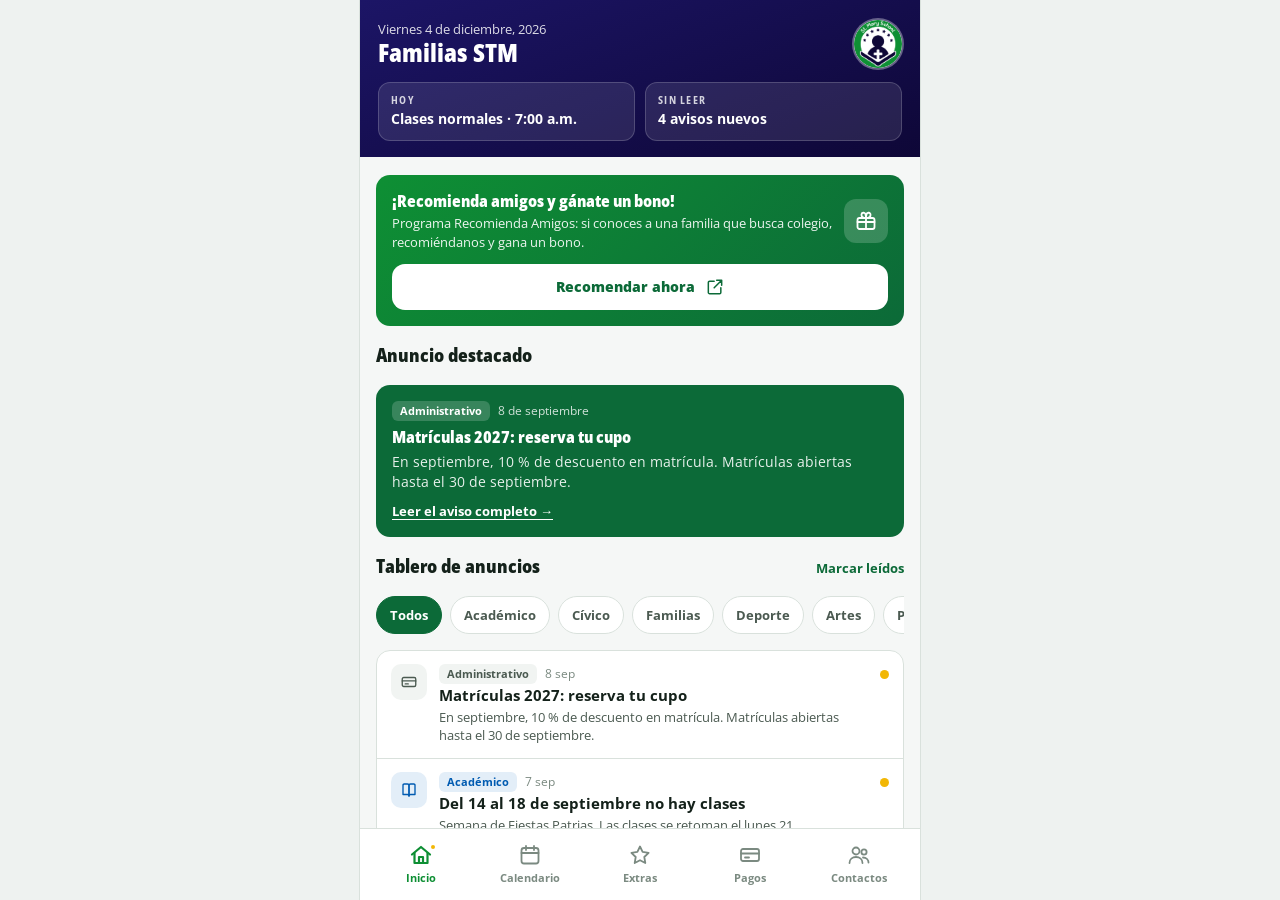
<file: index.html>
<!DOCTYPE html>
<html lang="es">
<head>
<meta charset="utf-8">
<meta name="viewport" content="width=device-width, initial-scale=1, viewport-fit=cover">
<title>Familias STM</title>
<meta name="description" content="Portal para familias de St. Mary School: avisos, calendario, extracurriculares y contactos del colegio.">
<meta name="theme-color" content="#0E0737">
<link rel="manifest" href="manifest.webmanifest">
<link rel="icon" href="icons/icon-192.png" type="image/png">
<link rel="apple-touch-icon" href="icons/apple-touch-icon.png">
<meta name="apple-mobile-web-app-capable" content="yes">
<meta name="apple-mobile-web-app-status-bar-style" content="black-translucent">
<meta name="apple-mobile-web-app-title" content="Familias STM">
<link rel="preconnect" href="https://fonts.googleapis.com">
<link rel="preconnect" href="https://fonts.gstatic.com" crossorigin>
<link rel="stylesheet" href="https://fonts.googleapis.com/css2?family=Open+Sans:ital,wdth,wght@0,75..100,300..800;1,75..100,300..800&display=swap">
<link rel="stylesheet" href="styles.css">
</head>
<body>

<svg width="0" height="0" style="position:absolute" aria-hidden="true"><defs>
<symbol id="i-home" viewBox="0 0 24 24"><path d="M3 11.5 12 4l9 7.5"/><path d="M5.5 10v10h13V10"/><path d="M10 20v-6h4v6"/></symbol>
<symbol id="i-cal" viewBox="0 0 24 24"><rect x="3.5" y="5" width="17" height="15.5" rx="2.5"/><path d="M3.5 10h17M8 3v4M16 3v4"/></symbol>
<symbol id="i-star" viewBox="0 0 24 24"><path d="m12 3.5 2.6 5.4 6 .9-4.3 4.2 1 6-5.3-2.8-5.3 2.8 1-6-4.3-4.2 6-.9z"/></symbol>
<symbol id="i-people" viewBox="0 0 24 24"><circle cx="9" cy="8" r="3.5"/><path d="M2.5 20c0-3.6 2.9-6 6.5-6s6.5 2.4 6.5 6"/><circle cx="17" cy="9" r="2.6"/><path d="M16 14.5c3 0 5.5 2 5.5 5"/></symbol>
<symbol id="i-phone" viewBox="0 0 24 24"><path d="M5 4h4l2 5-2.5 1.5a11 11 0 0 0 5 5L15 13l5 2v4a2 2 0 0 1-2 2A16 16 0 0 1 3 6a2 2 0 0 1 2-2z"/></symbol>
<symbol id="i-chat" viewBox="0 0 24 24"><path d="M4 6a2 2 0 0 1 2-2h12a2 2 0 0 1 2 2v9a2 2 0 0 1-2 2H9l-5 4z"/><path d="M8 9h8M8 12.5h5"/></symbol>
<symbol id="i-mail" viewBox="0 0 24 24"><rect x="3" y="5" width="18" height="14" rx="2"/><path d="m3.5 7 8.5 6 8.5-6"/></symbol>
<symbol id="i-pin" viewBox="0 0 24 24"><path d="M12 21s-6.5-6.2-6.5-11a6.5 6.5 0 0 1 13 0c0 4.8-6.5 11-6.5 11z"/><circle cx="12" cy="10" r="2.3"/></symbol>
<symbol id="i-clock" viewBox="0 0 24 24"><circle cx="12" cy="12" r="8.5"/><path d="M12 7.5V12l3 2"/></symbol>
<symbol id="i-open" viewBox="0 0 24 24"><path d="M14 4h6v6M20 4l-9 9"/><path d="M19 13v5.5a1.5 1.5 0 0 1-1.5 1.5h-12A1.5 1.5 0 0 1 4 18.5v-12A1.5 1.5 0 0 1 5.5 5H11"/></symbol>
<symbol id="i-chev-l" viewBox="0 0 24 24"><path d="m14.5 6-6 6 6 6"/></symbol>
<symbol id="i-chev-r" viewBox="0 0 24 24"><path d="m9.5 6 6 6-6 6"/></symbol>
<symbol id="i-chev-d" viewBox="0 0 24 24"><path d="m6 9.5 6 6 6-6"/></symbol>
<symbol id="i-chev-u" viewBox="0 0 24 24"><path d="m6 14.5 6-6 6 6"/></symbol>
<symbol id="i-doc" viewBox="0 0 24 24"><path d="M7 3.5h7l4 4V20a1 1 0 0 1-1 1H7a1 1 0 0 1-1-1V4.5a1 1 0 0 1 1-1z"/><path d="M14 3.5v4h4M9 12.5h6M9 16.5h6"/></symbol>
<symbol id="i-globe" viewBox="0 0 24 24"><circle cx="12" cy="12" r="8.5"/><path d="M3.5 12h17M12 3.5c2.4 2.6 2.4 14.4 0 17M12 3.5c-2.4 2.6-2.4 14.4 0 17"/></symbol>
<symbol id="i-web" viewBox="0 0 24 24"><circle cx="12" cy="12" r="8.5"/><path d="M3.5 12h17M12 3.5c2.4 2.6 2.4 14.4 0 17M12 3.5c-2.4 2.6-2.4 14.4 0 17"/></symbol>
<symbol id="i-download" viewBox="0 0 24 24"><path d="M12 4v11M7.5 10.5 12 15l4.5-4.5"/><path d="M4 17v2a1 1 0 0 0 1 1h14a1 1 0 0 0 1-1v-2"/></symbol>
<symbol id="i-flag" viewBox="0 0 24 24"><path d="M5 21V4"/><path d="M5 4h11l-2 4 2 4H5"/></symbol>
<symbol id="i-ball" viewBox="0 0 24 24"><circle cx="12" cy="12" r="8.5"/><path d="M12 3.5v4l3.5 2.5-1.3 4h-4.4l-1.3-4L12 7.5M8.5 14l-3 2M15.5 14l3 2M12 20.5v-3"/></symbol>
<symbol id="i-music" viewBox="0 0 24 24"><path d="M9 18V6l10-2v12"/><circle cx="6.5" cy="18" r="2.5"/><circle cx="16.5" cy="16" r="2.5"/></symbol>
<symbol id="i-book" viewBox="0 0 24 24"><path d="M4 5.5A1.5 1.5 0 0 1 5.5 4H10a2 2 0 0 1 2 2v14a2 2 0 0 0-2-2H4z"/><path d="M20 5.5A1.5 1.5 0 0 0 18.5 4H14a2 2 0 0 0-2 2v14a2 2 0 0 1 2-2h6z"/></symbol>
<symbol id="i-card" viewBox="0 0 24 24"><rect x="3" y="6" width="18" height="12" rx="2"/><path d="M3 10.5h18M7 14.5h4"/></symbol>
<symbol id="i-bus" viewBox="0 0 24 24"><rect x="4" y="4" width="16" height="14" rx="3"/><path d="M4 11h16M8 18v2M16 18v2"/><circle cx="8" cy="14.5" r="1"/><circle cx="16" cy="14.5" r="1"/></symbol>
<symbol id="i-cup" viewBox="0 0 24 24"><path d="M5 8h11v6a5 5 0 0 1-5 5H10a5 5 0 0 1-5-5z"/><path d="M16 10h2a2.5 2.5 0 0 1 0 5h-2M8 4.5v2M11 4.5v2"/></symbol>
<symbol id="i-gift" viewBox="0 0 24 24"><rect x="3.5" y="9" width="17" height="11" rx="2"/><path d="M3.5 13h17M12 9v11M12 9c-2.5 0-4.5-1-4.5-3a2 2 0 0 1 4-.5c.3 1 .5 2.2.5 3.5zM12 9c2.5 0 4.5-1 4.5-3a2 2 0 0 0-4-.5c-.3 1-.5 2.2-.5 3.5z"/></symbol>
<symbol id="i-copy" viewBox="0 0 24 24"><rect x="8" y="8" width="12" height="12" rx="2"/><path d="M16 8V5.5A1.5 1.5 0 0 0 14.5 4h-9A1.5 1.5 0 0 0 4 5.5v9A1.5 1.5 0 0 0 5.5 16H8"/></symbol>
<symbol id="i-cross" viewBox="0 0 24 24"><path d="M12 3.5v17M6.5 9h11"/></symbol>
<symbol id="i-check" viewBox="0 0 24 24"><path d="m5 12.5 4.5 4.5L19 7.5"/></symbol>
</defs></svg>

<div class="app">

  <!-- ============ INICIO ============ -->
  <section class="screen" id="s-inicio">
    <header class="head">
      <div class="row">
        <div><div class="sub" data-hoy></div><h2 data-t="appNombre"></h2></div>
        <img class="crest" src="img/stm-crest.png" alt="St. Mary School">
      </div>
      <div class="stats">
        <div class="stat"><span class="eyebrow" data-t="hoy"></span><b data-hoy-estado></b></div>
        <div class="stat"><span class="eyebrow" data-t="sinLeer"></span><b data-sin-leer></b></div>
      </div>
    </header>
    <div class="content">
      <div class="section-title" data-enlaces-title><h3 data-t="accesos"></h3><small data-t="accesosSub"></small></div>
      <div class="links" data-enlaces></div>

      <div data-promo></div>

      <div class="section-title"><h3 data-t="destacado"></h3></div>
      <div data-destacado></div>

      <div class="section-title"><h3 data-t="tablero"></h3><button class="link" data-marcar-leidos data-t="marcarLeidos"></button></div>
      <div class="chips dark" data-cats></div>
      <div class="week" data-aviso-list></div>

      <div class="section-title"><h3 data-t="estaSemana"></h3><button class="link" data-go="calendario" data-t="verCalendario"></button></div>
      <div class="card list" data-proximos></div>
    </div>
  </section>

  <!-- ============ DETALLE DE AVISO ============ -->
  <section class="screen" id="s-aviso">
    <header class="head">
      <div class="row start">
        <button class="back" data-go="inicio" aria-label="Volver"><svg class="ic"><use href="#i-chev-l"/></svg></button>
        <div><div class="sub eyebrow" style="color:#fff;opacity:.85" data-circ-eyebrow></div><h2 style="font-size:22px;line-height:1.16" data-circ-title></h2></div>
      </div>
    </header>
    <div class="content">
      <div class="card circ-body" data-circ-body></div>
      <div class="card list pasos" data-circ-pasos hidden></div>
      <div class="card adjunto" data-circ-contacto hidden>
        <svg class="ic" style="color:var(--verde-oscuro)"><use href="#i-people"/></svg>
        <div><b data-circ-contacto-nombre></b><small data-circ-contacto-detalle></small></div>
        <span class="ways" data-circ-contacto-ways></span>
      </div>
      <a class="card adjunto" data-circ-file hidden target="_blank" rel="noopener">
        <svg class="ic"><use href="#i-doc"/></svg>
        <div><b data-circ-file-name></b><small>PDF</small></div>
        <span class="act" data-t="descargar"></span>
      </a>
      <div class="two">
        <button class="btn ghost" data-go="contactos" data-t="preguntar"></button>
        <button class="btn primary" data-go="inicio" data-t="entendido"></button>
      </div>
    </div>
  </section>

  <!-- ============ CALENDARIO ============ -->
  <section class="screen" id="s-calendario">
    <header class="head">
      <div class="row">
        <div><div class="sub" data-t="calSub"></div><h2 data-t="calTitle"></h2></div>
        <img class="crest" src="img/stm-crest.png" alt="">
      </div>
      <div class="chips" data-levels>
        <button class="chip" data-level="todos" aria-pressed="true" data-t="todoColegio"></button>
        <button class="chip" data-level="preescolar" aria-pressed="false" data-t="preescolar"></button>
        <button class="chip" data-level="primaria" aria-pressed="false" data-t="primaria"></button>
        <button class="chip" data-level="secundaria" aria-pressed="false" data-t="secundaria"></button>
      </div>
    </header>
    <div class="content">
      <div class="month-nav">
        <button data-month="-1" aria-label="Mes anterior"><svg class="ic"><use href="#i-chev-l"/></svg></button>
        <div style="text-align:center"><h3 data-month-title></h3><small class="valor" data-valor hidden></small></div>
        <button data-month="1" aria-label="Mes siguiente"><svg class="ic"><use href="#i-chev-r"/></svg></button>
      </div>
      <div class="card"><div class="cal" data-cal></div><div class="cal-toggle"><button data-cal-toggle></button></div></div>
      <div class="legend-row" data-legend></div>
      <div class="section-title"><h3 data-ev-title></h3><button class="link" data-ev-clear hidden data-t="verTodo"></button></div>
      <div class="week" data-events></div>
    </div>
  </section>

  <!-- ============ EXTRACURRICULARES ============ -->
  <section class="screen" id="s-extras">
    <header class="head morado">
      <div class="row">
        <div><div class="sub" data-t="extSub"></div><h2 data-t="extTitle"></h2></div>
        <img class="crest" src="img/stm-crest.png" alt="">
      </div>
      <div class="chips" data-xtipos></div>
    </header>
    <div class="content">
      <div class="section-title"><h3 data-t="extPasos"></h3></div>
      <div class="card list pasos" data-pasos></div>
      <div class="card adjunto" data-pago>
        <svg class="ic" style="color:var(--verde-oscuro)"><use href="#i-card"/></svg>
        <div><b data-pago-lugar></b><small data-pago-detalle></small></div>
        <span class="ways" data-pago-ways></span>
      </div>
      <div class="section-title"><h3 data-t="extActividades"></h3><small data-ext-count></small></div>
      <div class="week" data-extras></div>
    </div>
  </section>

  <!-- ============ PAGOS · SERVICIOS EDUCATIVOS ============ -->
  <section class="screen" id="s-pagos">
    <header class="head">
      <div class="row">
        <div><div class="sub" data-pagos-sub></div><h2 data-pagos-titulo></h2></div>
        <img class="crest" src="img/stm-crest.png" alt="">
      </div>
    </header>
    <div class="content">
      <p class="intro" data-pagos-intro></p>
      <div class="section-title"><h3 data-t="cuentas"></h3><small data-t="tocaCopiar"></small></div>
      <div class="card list" data-cuentas></div>
      <p class="nota-cuentas" data-pagos-nota></p>
      <div class="card comprobante">
        <h3 data-t="comprobanteT"></h3>
        <p data-pagos-comprobante></p>
        <a class="btn wa" data-pagos-wa target="_blank" rel="noopener"><svg class="ic"><use href="#i-chat"/></svg><span data-t="enviarWa"></span></a>
        <div class="two">
          <a class="btn ghost" data-pagos-mail><svg class="ic"><use href="#i-mail"/></svg><span data-t="correo"></span></a>
          <a class="btn ghost" data-pagos-tel><svg class="ic"><use href="#i-phone"/></svg><span data-t="llamar"></span></a>
        </div>
        <small class="horario" data-pagos-horario></small>
      </div>
    </div>
  </section>

  <!-- ============ CONTACTOS ============ -->
  <section class="screen" id="s-contactos">
    <header class="head">
      <div class="row">
        <div><div class="sub">St. Mary School</div><h2 data-t="contTitle"></h2></div>
        <img class="crest" src="img/stm-crest.png" alt="">
      </div>
      <div class="head-info">
        <div class="addr"><svg class="ic"><use href="#i-pin"/></svg><p><b data-dir1></b><br><span data-dir2></span></p></div>
        <div class="addr"><svg class="ic"><use href="#i-clock"/></svg><p><b data-t="atencion"></b><br><span data-horas></span></p></div>
      </div>
    </header>
    <div class="content">
      <div class="week" data-grupos></div>

      <div class="card help">
        <h3 data-t="ayudaT"></h3>
        <p data-t="ayudaP"></p>
        <a class="btn wa" data-wa target="_blank" rel="noopener"><svg class="ic"><use href="#i-chat"/></svg><span data-t="waColegio"></span></a>
      </div>

      <div class="section-title"><h3 data-t="ajustes"></h3></div>
      <div class="card list">
        <a class="mas-row" data-web target="_blank" rel="noopener"><svg class="ic"><use href="#i-globe"/></svg><span data-t="mWeb"></span><svg class="ic chev"><use href="#i-open"/></svg></a>
        <div class="mas-row" style="cursor:default">
          <svg class="ic"><use href="#i-globe"/></svg><span style="flex:1" data-t="idioma"></span>
          <div class="seg" data-lang-seg>
            <button data-lang="es" aria-pressed="true">ES</button>
            <button data-lang="en" aria-pressed="false">EN</button>
          </div>
        </div>
      </div>
      <div class="card install" data-install>
        <h4 data-t="instalarT"></h4>
        <p data-t="instalarP"></p>
        <ol data-install-steps></ol>
        <button class="btn primary" data-install-btn hidden><svg class="ic"><use href="#i-download"/></svg><span data-t="instalarBtn"></span></button>
      </div>
      <div class="foot" data-version></div>
    </div>
  </section>

  <nav class="tabbar" aria-label="Secciones">
    <button data-tab="inicio"><svg class="ic"><use href="#i-home"/></svg><span data-t="inicio"></span><span class="tab-dot" data-unread-dot hidden></span></button>
    <button data-tab="calendario"><svg class="ic"><use href="#i-cal"/></svg><span data-t="calendario"></span></button>
    <button data-tab="extras"><svg class="ic"><use href="#i-star"/></svg><span data-t="extras"></span></button>
    <button data-tab="pagos"><svg class="ic"><use href="#i-card"/></svg><span data-t="pagos"></span></button>
    <button data-tab="contactos"><svg class="ic"><use href="#i-people"/></svg><span data-t="contactos"></span></button>
  </nav>
</div>

<script src="datos.js"></script>
<script src="app.js"></script>
</body>
</html>
</file>
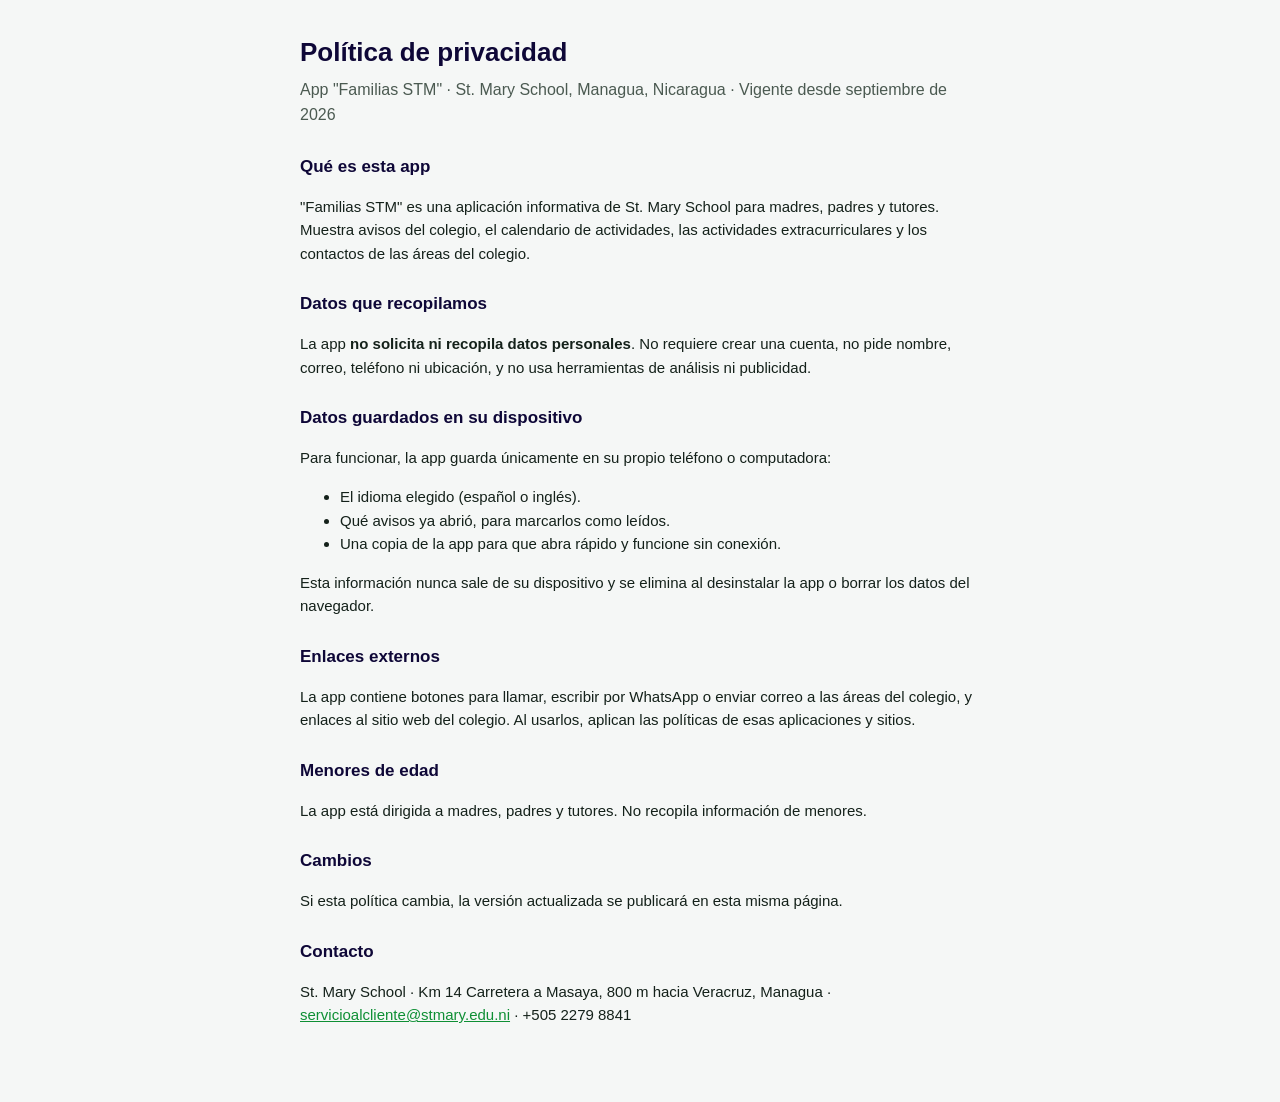
<file: privacidad.html>
<!DOCTYPE html>
<html lang="es">
<head>
<meta charset="utf-8">
<meta name="viewport" content="width=device-width, initial-scale=1">
<title>Política de privacidad · Familias STM</title>
<style>
  body { margin: 0; background: #F5F7F6; color: #14211A; font-family: "Open Sans", "Segoe UI", Helvetica, Arial, sans-serif; line-height: 1.55; }
  main { max-width: 680px; margin: 0 auto; padding: 32px 20px 60px; }
  h1 { font-size: 26px; margin: 0 0 6px; color: #0E0737; }
  .sub { color: #4B5A51; margin-bottom: 24px; }
  h2 { font-size: 17px; margin: 26px 0 8px; color: #0E0737; }
  p, li { font-size: 15px; }
  a { color: #0E8F34; }
</style>
</head>
<body>
<main>
  <h1>Política de privacidad</h1>
  <div class="sub">App "Familias STM" · St. Mary School, Managua, Nicaragua · Vigente desde septiembre de 2026</div>

  <h2>Qué es esta app</h2>
  <p>"Familias STM" es una aplicación informativa de St. Mary School para madres, padres y tutores. Muestra avisos del colegio, el calendario de actividades, las actividades extracurriculares y los contactos de las áreas del colegio.</p>

  <h2>Datos que recopilamos</h2>
  <p>La app <strong>no solicita ni recopila datos personales</strong>. No requiere crear una cuenta, no pide nombre, correo, teléfono ni ubicación, y no usa herramientas de análisis ni publicidad.</p>

  <h2>Datos guardados en su dispositivo</h2>
  <p>Para funcionar, la app guarda únicamente en su propio teléfono o computadora:</p>
  <ul>
    <li>El idioma elegido (español o inglés).</li>
    <li>Qué avisos ya abrió, para marcarlos como leídos.</li>
    <li>Una copia de la app para que abra rápido y funcione sin conexión.</li>
  </ul>
  <p>Esta información nunca sale de su dispositivo y se elimina al desinstalar la app o borrar los datos del navegador.</p>

  <h2>Enlaces externos</h2>
  <p>La app contiene botones para llamar, escribir por WhatsApp o enviar correo a las áreas del colegio, y enlaces al sitio web del colegio. Al usarlos, aplican las políticas de esas aplicaciones y sitios.</p>

  <h2>Menores de edad</h2>
  <p>La app está dirigida a madres, padres y tutores. No recopila información de menores.</p>

  <h2>Cambios</h2>
  <p>Si esta política cambia, la versión actualizada se publicará en esta misma página.</p>

  <h2>Contacto</h2>
  <p>St. Mary School · Km 14 Carretera a Masaya, 800 m hacia Veracruz, Managua · <a href="mailto:servicioalcliente@stmary.edu.ni">servicioalcliente@stmary.edu.ni</a> · +505 2279 8841</p>
</main>
</body>
</html>
</file>
<file: styles.css>
:root {
  --verde: #0E8F34;
  --verde-oscuro: #0C6A38;
  --marino: #0E0737;
  --marino-claro: #1C1566;
  --azul: #015BB1;
  --celeste: #ADCCE9;
  --celeste-suave: #E3EEF8;
  --verde-suave: #DFF2E4;
  --amarillo: #F2B705;
  --rojo: #C8402E;
  --rojo-suave: #FBE7E3;
  --morado: #7A4DB8;
  --fondo: #EEF2F0;
  --papel: #FFFFFF;
  --papel-2: #F5F7F6;
  --linea: #D9E1DC;
  --tinta: #14211A;
  --tinta-2: #4B5A51;
  --tinta-3: #7B8A81;
  --safe-b: env(safe-area-inset-bottom, 0px);
  --safe-t: env(safe-area-inset-top, 0px);
}
* { box-sizing: border-box; }
html, body { height: 100%; }
body {
  margin: 0; background: var(--papel-2); color: var(--tinta);
  font-family: "Open Sans", "Segoe UI", Helvetica, Arial, sans-serif;
  font-size: 15px; line-height: 1.45; -webkit-font-smoothing: antialiased;
  overscroll-behavior-y: none;
}
button { font: inherit; color: inherit; background: none; border: 0; padding: 0; cursor: pointer; text-align: left; }
button:focus-visible, a:focus-visible { outline: 3px solid var(--azul); outline-offset: 2px; }
a { color: var(--azul); } a:hover { color: var(--verde-oscuro); }
h1, h2, h3, h4 { margin: 0; text-wrap: pretty; }
[hidden] { display: none !important; }
.num { font-variant-numeric: tabular-nums; }
.eyebrow { font-stretch: 80%; font-weight: 700; font-size: 12px; letter-spacing: .12em; text-transform: uppercase; color: var(--tinta-2); }
svg.ic { width: 20px; height: 20px; flex: none; fill: none; stroke: currentColor; stroke-width: 1.8; stroke-linecap: round; stroke-linejoin: round; }

/* ---- shell ---- */
.app { position: fixed; inset: 0; display: flex; flex-direction: column; max-width: 560px; margin: 0 auto; background: var(--papel-2); }
@media (min-width: 561px) { body { background: var(--fondo); } .app { box-shadow: 0 0 0 1px var(--linea); } }
.screen { flex: 1; overflow-y: auto; overscroll-behavior: contain; display: none; flex-direction: column; -webkit-overflow-scrolling: touch; }
.screen.on { display: flex; animation: fadein .2s ease-out; }
@keyframes fadein { from { opacity: 0; transform: translateY(5px); } to { opacity: 1; transform: none; } }
@media (prefers-reduced-motion: reduce) { .screen.on { animation: none; } }

.head {
  background: linear-gradient(160deg, var(--marino-claro) 0%, var(--marino) 100%);
  color: #fff; padding: calc(20px + var(--safe-t)) 18px 16px;
  display: flex; flex-direction: column; gap: 14px;
}
.head.marino { background: linear-gradient(160deg, var(--marino) 0%, var(--verde-oscuro) 100%); }
.head .row { display: flex; align-items: center; justify-content: space-between; gap: 12px; }
.head .row.start { justify-content: flex-start; }
.head h2 { font-stretch: 80%; font-weight: 800; font-size: 25px; line-height: 1.1; }
.head .sub { font-size: 12.5px; opacity: .85; }
.crest { width: 48px; height: 48px; flex: none; background: #fff; border-radius: 50%; image-rendering: auto; box-shadow: 0 0 0 2px rgba(255,255,255,.35); }
.back { width: 40px; height: 40px; border-radius: 50%; background: rgba(255,255,255,.16); display: grid; place-items: center; flex: none; }
.content { padding: 18px 16px 26px; display: flex; flex-direction: column; gap: 16px; }

.tabbar {
  display: grid; grid-template-columns: repeat(3, minmax(0, 1fr));
  background: var(--papel); border-top: 1px solid var(--linea);
  padding: 8px 6px calc(8px + var(--safe-b));
}
.tabbar button { position: relative; display: flex; flex-direction: column; align-items: center; gap: 4px; min-height: 48px; padding: 6px 4px; border-radius: 12px; font-size: 11px; font-weight: 700; color: var(--tinta-3); text-align: center; }
.tabbar button svg { width: 24px; height: 24px; }
.tabbar button[aria-current="true"] { color: var(--verde-oscuro); }
.tabbar button[aria-current="true"] svg { stroke-width: 2.2; }

/* ---- components ---- */
.chips { display: flex; gap: 8px; overflow-x: auto; scrollbar-width: none; }
.chips::-webkit-scrollbar { display: none; }
.chip { flex: none; display: inline-flex; align-items: center; gap: 8px; min-height: 44px; padding: 8px 14px; border-radius: 999px; font-weight: 700; font-size: 13px; border: 1px solid rgba(255,255,255,.28); background: rgba(255,255,255,.14); color: #fff; }
.chip[aria-pressed="true"] { background: var(--verde); border-color: var(--verde); color: #fff; }
.card { background: var(--papel); border: 1px solid var(--linea); border-radius: 14px; }
.card.pad { padding: 16px; }
.list { display: flex; flex-direction: column; }
.list > * + * { border-top: 1px solid var(--linea); }
.section-title { display: flex; align-items: baseline; justify-content: space-between; gap: 12px; }
.section-title h3 { font-stretch: 80%; font-weight: 800; font-size: 18.5px; }
.section-title .link { font-size: 13px; font-weight: 700; color: var(--azul); }
.badge { display: inline-flex; align-items: center; padding: 3px 9px; border-radius: 999px; font-size: 11.5px; font-weight: 700; }
.badge.nuevo { background: var(--amarillo); color: #3B2E00; }
.badge.gris { background: var(--papel-2); color: var(--tinta-2); }
.tag { font-size: 11px; font-weight: 700; padding: 2px 8px; border-radius: 6px; }
.tag.nivel { background: var(--papel-2); color: var(--tinta-2); }
.btn { display: inline-flex; align-items: center; justify-content: center; gap: 10px; min-height: 50px; padding: 10px 18px; border-radius: 13px; font-weight: 800; font-size: 15px; text-decoration: none; width: 100%; }
.btn.primary { background: var(--verde); color: #fff; }
.btn.ghost { background: var(--papel); border: 1px solid var(--linea); color: var(--tinta); font-weight: 700; font-size: 14px; }
.empty { padding: 22px 16px; text-align: center; color: var(--tinta-3); font-size: 13.5px; }
.pill-seg { display: inline-flex; background: rgba(255,255,255,.16); border-radius: 999px; padding: 3px; }
.pill-seg button { min-height: 30px; padding: 4px 12px; border-radius: 999px; font-size: 12px; font-weight: 800; letter-spacing: .04em; color: #fff; opacity: .8; }
.pill-seg button[aria-pressed="true"] { background: #fff; color: var(--verde-oscuro); opacity: 1; }
.seg { display: inline-flex; background: var(--papel-2); border: 1px solid var(--linea); border-radius: 999px; padding: 3px; }
.seg button { min-height: 30px; padding: 4px 13px; border-radius: 999px; font-size: 12px; font-weight: 800; color: var(--tinta-2); }
.seg button[aria-pressed="true"] { background: var(--verde-oscuro); color: #fff; }

/* ---- inicio ---- */
.kpis { display: grid; grid-template-columns: repeat(2, minmax(0, 1fr)); gap: 12px; }
.kpi { padding: 14px 15px; display: flex; flex-direction: column; gap: 4px; min-height: 98px; width: 100%; }
.kpi .big { font-stretch: 80%; font-weight: 800; font-size: 33px; line-height: 1; color: var(--verde-oscuro); }
.kpi.marino .big { color: var(--marino); }
.kpi .lbl { font-size: 12.5px; color: var(--tinta-2); }
.next { display: grid; grid-template-columns: 58px minmax(0, 1fr); gap: 14px; align-items: center; padding: 14px 15px; width: 100%; }
.date-block { background: var(--verde); color: #fff; border-radius: 10px; text-align: center; padding: 8px 4px; line-height: 1; }
.date-block b { display: block; font-size: 23px; font-stretch: 80%; font-weight: 800; }
.date-block small { display: block; font-size: 10px; letter-spacing: .12em; text-transform: uppercase; margin-top: 4px; opacity: .85; }
.next h4 { font-size: 15px; font-weight: 700; margin-bottom: 3px; }
.next p { margin: 0; font-size: 12.5px; color: var(--tinta-2); }
.aviso { display: flex; gap: 12px; align-items: flex-start; padding: 14px 15px; width: 100%; }
.aviso .dot { width: 10px; height: 10px; border-radius: 50%; margin-top: 6px; flex: none; }
.aviso h4 { font-size: 14px; font-weight: 700; margin-bottom: 2px; }
.aviso p { margin: 0; font-size: 12.5px; color: var(--tinta-2); }
.aviso time { font-size: 11.5px; color: var(--tinta-3); white-space: nowrap; }
.quick { display: grid; grid-template-columns: repeat(3, minmax(0, 1fr)); gap: 10px; }
.quick a, .quick button { display: flex; flex-direction: column; align-items: center; justify-content: center; gap: 8px; padding: 14px 8px; min-height: 86px; background: var(--papel); border: 1px solid var(--linea); border-radius: 14px; font-size: 12px; font-weight: 600; color: var(--tinta-2); text-align: center; text-decoration: none; }
.quick svg { color: var(--verde); width: 24px; height: 24px; }

/* ---- pronto (tareas / pagos) ---- */
.pronto { padding: 22px 18px; display: flex; flex-direction: column; gap: 10px; align-items: flex-start; }
.pronto .ico { width: 48px; height: 48px; border-radius: 12px; background: var(--verde-suave); color: var(--verde-oscuro); display: grid; place-items: center; }
.pronto .ico svg { width: 26px; height: 26px; }
.pronto h3 { font-stretch: 80%; font-weight: 800; font-size: 20px; }
.pronto p { margin: 0; font-size: 14px; color: var(--tinta-2); }
.sync { display: flex; align-items: center; gap: 10px; font-size: 12.5px; color: var(--tinta-2); padding: 11px 13px; background: var(--papel); border: 1px solid var(--linea); border-radius: 11px; }

/* ---- agenda ---- */
.month-nav { display: flex; align-items: center; justify-content: space-between; }
.month-nav h3 { font-stretch: 80%; font-weight: 800; font-size: 19px; text-transform: capitalize; }
.month-nav button { width: 42px; height: 42px; border-radius: 50%; display: grid; place-items: center; background: var(--papel); border: 1px solid var(--linea); }
.cal { display: grid; grid-template-columns: repeat(7, minmax(0, 1fr)); gap: 4px; padding: 12px 10px 10px; }
.cal .dow { text-align: center; font-size: 11px; font-weight: 700; color: var(--tinta-3); letter-spacing: .06em; padding-bottom: 4px; }
.cal .day { position: relative; aspect-ratio: 1; border-radius: 10px; display: flex; flex-direction: column; align-items: center; justify-content: center; gap: 3px; font-size: 14px; font-weight: 600; color: var(--tinta); min-height: 44px; }
.cal .day.off { color: var(--tinta-3); font-weight: 400; }
.cal .day.hol { color: var(--rojo); }
.cal .day.today { box-shadow: inset 0 0 0 2px var(--verde); }
.cal .day[aria-pressed="true"] { background: var(--verde-oscuro); color: #fff; box-shadow: none; }
.cal .day .dots { display: flex; gap: 3px; height: 5px; }
.cal .day .dots i { width: 5px; height: 5px; border-radius: 50%; display: block; }
.cal .day[aria-pressed="true"] .dots i { background: #fff !important; }
.legend-row { display: flex; flex-wrap: wrap; gap: 8px 14px; font-size: 12px; color: var(--tinta-2); }
.legend-row span { display: inline-flex; align-items: center; gap: 6px; }
.legend-row i { width: 8px; height: 8px; border-radius: 50%; display: inline-block; }
.ev { display: grid; grid-template-columns: 46px minmax(0, 1fr); gap: 12px; padding: 12px 14px; align-items: start; }
.ev.past { opacity: .55; }
.ev .d { text-align: center; line-height: 1; padding-top: 2px; }
.ev .d b { display: block; font-size: 20px; font-stretch: 80%; font-weight: 800; }
.ev .d b.hol { color: var(--rojo); }
.ev .d small { display: block; font-size: 10px; text-transform: uppercase; letter-spacing: .1em; color: var(--tinta-3); margin-top: 3px; }
.ev h4 { font-size: 14.5px; font-weight: 700; margin-bottom: 3px; }
.ev p { margin: 0; font-size: 12.5px; color: var(--tinta-2); }
.ev .tags { display: flex; gap: 6px; margin-top: 6px; flex-wrap: wrap; }

/* ---- circulares ---- */
.circ-list { display: flex; flex-direction: column; gap: 11px; }
.circ { padding: 15px; width: 100%; display: flex; flex-direction: column; gap: 6px; }
.circ.nueva { border-left: 4px solid var(--tipo, var(--verde)); }
.circ .top { display: flex; align-items: center; gap: 8px; }
.circ .top time { font-size: 11.5px; color: var(--tinta-3); margin-left: auto; }
.circ h4 { font-size: 15.5px; font-weight: 700; }
.circ p { margin: 0; font-size: 13px; color: var(--tinta-2); }
.circ-body { padding: 17px; font-size: 14px; line-height: 1.6; color: var(--tinta); white-space: pre-line; }
.adjunto { display: flex; align-items: center; gap: 12px; padding: 14px 15px; text-decoration: none; color: inherit; }
.adjunto svg { color: var(--rojo); width: 24px; height: 24px; }
.adjunto b { font-size: 14px; }
.adjunto small { display: block; font-size: 12px; color: var(--tinta-3); }
.adjunto span.act { margin-left: auto; font-size: 13px; font-weight: 700; color: var(--azul); }
.two { display: grid; grid-template-columns: 1fr 1fr; gap: 10px; }

/* ---- contactos ---- */
.addr { display: flex; gap: 12px; align-items: flex-start; font-size: 13.5px; }
.addr svg { color: var(--verde); margin-top: 2px; }
.addr p { margin: 0; color: var(--tinta-2); }
.addr strong { color: var(--tinta); }
.hero-contact { display: grid; gap: 12px; }
.actions { display: grid; grid-template-columns: repeat(3, minmax(0, 1fr)); gap: 8px; }
.actions a { display: flex; flex-direction: column; align-items: center; justify-content: center; gap: 6px; min-height: 66px; padding: 10px 6px; border-radius: 12px; text-decoration: none; font-size: 12px; font-weight: 700; color: #fff; }
.actions a.call { background: var(--marino); }
.actions a.wa { background: var(--verde); }
.actions a.mail { background: var(--verde-oscuro); }
.contact { display: grid; grid-template-columns: minmax(0, 1fr) auto; gap: 10px; padding: 13px 14px; align-items: center; }
.contact h4 { font-size: 14.5px; font-weight: 700; margin-bottom: 2px; }
.contact p { margin: 0; font-size: 12.5px; color: var(--tinta-3); overflow-wrap: anywhere; }
.contact .ways { display: flex; gap: 6px; }
.contact .ways a { width: 44px; height: 44px; border-radius: 50%; display: grid; place-items: center; background: var(--papel-2); border: 1px solid var(--linea); color: var(--verde-oscuro); }

/* ---- más ---- */
.profile { display: flex; align-items: center; gap: 14px; }
.avatar { width: 52px; height: 52px; border-radius: 50%; background: var(--celeste); color: var(--marino); display: grid; place-items: center; font-size: 19px; font-weight: 800; flex: none; }
.profile h2 { font-size: 21px; }
.mas-row { display: flex; align-items: center; gap: 13px; padding: 15px; width: 100%; font-size: 14.5px; font-weight: 600; text-decoration: none; color: inherit; }
.mas-row svg { color: var(--verde-oscuro); width: 22px; height: 22px; }
.mas-row .chev { margin-left: auto; color: var(--tinta-3); width: 18px; height: 18px; }
.mas-row .badge { margin-left: auto; }
.mas-row .badge + .chev { margin-left: 0; }
.install { display: flex; flex-direction: column; gap: 10px; padding: 16px; }
.install h4 { font-size: 15px; font-weight: 800; font-stretch: 80%; }
.install p { margin: 0; font-size: 13.5px; color: var(--tinta-2); }
.install ol { margin: 0; padding-left: 20px; font-size: 13.5px; color: var(--tinta-2); display: grid; gap: 4px; }
.foot { text-align: center; font-size: 11.5px; color: var(--tinta-3); padding-top: 6px; }
.tab-dot { position: absolute; top: 6px; left: calc(50% + 8px); width: 8px; height: 8px; border-radius: 50%; background: var(--amarillo); border: 2px solid var(--papel); }
.next .eyebrow { font-size: 11px; color: var(--verde-oscuro); }

/* ---- v1.2: agenda ordenada ---- */
.cal-toggle { display: flex; justify-content: center; padding: 6px 0 10px; }
.cal-toggle button { font-size: 12.5px; font-weight: 700; color: var(--azul); display: inline-flex; align-items: center; gap: 4px; min-height: 36px; padding: 0 12px; border-radius: 999px; }
.cal-toggle svg { width: 16px; height: 16px; }
.week { display: flex; flex-direction: column; gap: 8px; }
.week-title { display: flex; align-items: baseline; justify-content: space-between; gap: 10px; padding: 0 2px; }
.week-title .eyebrow { color: var(--verde-oscuro); }
.week-title .eyebrow.pasada { color: var(--tinta-3); }
.week-title small { font-size: 12px; color: var(--tinta-3); }
.ev { grid-template-columns: 46px minmax(0, 1fr) auto; }
.ev .tipo { width: 32px; height: 32px; border-radius: 10px; display: grid; place-items: center; background: var(--tipo-bg); color: var(--tipo); }
.ev .tipo svg { width: 18px; height: 18px; }
.ver-anteriores { align-self: center; }
.ver-anteriores button { font-size: 13px; font-weight: 700; color: var(--tinta-2); background: var(--papel); border: 1px solid var(--linea); border-radius: 999px; min-height: 40px; padding: 0 16px; }

/* ---- v1.2: extracurriculares ---- */
.pasos { display: flex; flex-direction: column; gap: 0; }
.paso { display: grid; grid-template-columns: 34px minmax(0, 1fr); gap: 12px; padding: 13px 15px; align-items: start; }
.paso .n { width: 30px; height: 30px; border-radius: 50%; background: var(--verde-oscuro); color: #fff; font-weight: 800; font-size: 14px; display: grid; place-items: center; font-stretch: 80%; }
.paso p { margin: 0; font-size: 14px; line-height: 1.5; padding-top: 4px; }
.extra { display: flex; flex-direction: column; gap: 10px; padding: 15px; }
.extra .top { display: flex; align-items: center; gap: 12px; }
.extra .top .tipo { width: 40px; height: 40px; border-radius: 12px; display: grid; place-items: center; background: var(--tipo-bg); color: var(--tipo); flex: none; }
.extra .top .tipo svg { width: 22px; height: 22px; }
.extra h4 { font-size: 15.5px; font-weight: 700; }
.extra .meta { font-size: 12.5px; color: var(--tinta-2); }
.extra .resp { display: flex; align-items: center; gap: 10px; padding-top: 10px; border-top: 1px solid var(--linea); font-size: 13.5px; }
.extra .resp b { display: block; font-size: 11px; letter-spacing: .1em; text-transform: uppercase; color: var(--tinta-3); font-weight: 700; }
.extra .resp .ways { margin-left: auto; display: flex; gap: 6px; }
.extra .resp .ways a { width: 40px; height: 40px; border-radius: 50%; display: grid; place-items: center; background: var(--papel-2); border: 1px solid var(--linea); color: var(--verde-oscuro); }
.extra .resp .ways a.wa { background: var(--verde); border-color: var(--verde); color: #fff; }
.tabbar { grid-template-columns: repeat(4, minmax(0, 1fr)); }
.contact .nota { margin-top: 6px; font-size: 12px; color: var(--tinta-2); line-height: 1.4; }
.contact .ways { flex-direction: column; }
@media (min-width: 400px) { .contact .ways { flex-direction: row; } }

/* ---- v2: inicio ---- */
.head.morado { background: linear-gradient(160deg, var(--marino-claro) 0%, var(--marino) 100%); }
.stats { display: grid; grid-template-columns: repeat(2, minmax(0, 1fr)); gap: 10px; }
.stat { background: rgba(255,255,255,.14); border: 1px solid rgba(255,255,255,.24); border-radius: 12px; padding: 10px 12px; display: flex; flex-direction: column; gap: 2px; }
.stat .eyebrow { color: rgba(255,255,255,.8); font-size: 10.5px; }
.stat b { font-size: 13.5px; font-weight: 700; }
.section-title small { font-size: 12px; color: var(--tinta-3); }
.links { display: grid; grid-template-columns: repeat(3, minmax(0, 1fr)); gap: 10px; }
.lnk { display: flex; flex-direction: column; align-items: center; gap: 8px; padding: 12px 6px; min-height: 84px; background: var(--papel); border: 1px solid var(--linea); border-radius: 14px; font-size: 12px; font-weight: 700; color: var(--tinta-2); text-align: center; text-decoration: none; }
.lnk-ic { width: 36px; height: 36px; border-radius: 10px; background: var(--verde-suave); color: var(--verde-oscuro); display: grid; place-items: center; }
.lnk-ic svg { width: 20px; height: 20px; }
.featured { background: var(--verde-oscuro); color: #fff; border: 0; padding: 16px; width: 100%; display: flex; flex-direction: column; gap: 6px; text-align: left; }
.featured .top { display: flex; align-items: center; justify-content: space-between; gap: 8px; }
.featured .tag.light { background: rgba(255,255,255,.18); color: #fff; }
.featured time { font-size: 12px; opacity: .8; }
.featured h4 { font-size: 17px; font-weight: 800; font-stretch: 80%; line-height: 1.2; }
.featured p { margin: 0; font-size: 13.5px; opacity: .9; }
.featured .more { font-size: 13px; font-weight: 700; color: #fff; text-decoration: underline; text-underline-offset: 3px; margin-top: 4px; }
.chips.dark .chip { background: var(--papel); border-color: var(--linea); color: var(--tinta-2); min-height: 38px; padding: 6px 13px; }
.chips.dark .chip[aria-pressed="true"] { background: var(--verde-oscuro); border-color: var(--verde-oscuro); color: #fff; }
.brow { display: grid; grid-template-columns: 36px minmax(0, 1fr) auto; gap: 12px; padding: 13px 14px; align-items: start; width: 100%; }
.brow .tipo { width: 36px; height: 36px; border-radius: 10px; display: grid; place-items: center; background: var(--tipo-bg); color: var(--tipo); }
.brow .tipo svg { width: 18px; height: 18px; }
.bcol { display: flex; flex-direction: column; gap: 3px; min-width: 0; }
.bmeta { display: flex; align-items: center; gap: 8px; }
.bmeta time { font-size: 11.5px; color: var(--tinta-3); }
.btit { font-size: 14.5px; font-weight: 700; line-height: 1.3; }
.bsum { font-size: 12.5px; color: var(--tinta-2); }
.bdot { width: 9px; height: 9px; border-radius: 50%; background: var(--amarillo); margin-top: 6px; }
.prox { display: grid; grid-template-columns: 44px minmax(0, 1fr) auto; gap: 12px; align-items: center; padding: 12px 14px; width: 100%; }
.pdate { border-radius: 10px; text-align: center; padding: 5px 2px; line-height: 1; display: flex; flex-direction: column; gap: 2px; }
.pdate small { font-size: 9.5px; letter-spacing: .1em; text-transform: uppercase; font-weight: 700; }
.pdate b { font-size: 18px; font-stretch: 80%; font-weight: 800; }
.pcol { display: flex; flex-direction: column; gap: 2px; min-width: 0; }
.ptit { font-size: 14px; font-weight: 700; }
.pdet { font-size: 12.5px; color: var(--tinta-2); }
.cal .day.has { background: var(--papel-2); }
.cal .day.hol { background: var(--rojo-suave); }
.cal .day[aria-pressed="true"] { background: var(--verde-oscuro); }

/* ---- v2: extras ---- */
.tag.cupo.ok { background: var(--verde-suave); color: var(--verde-oscuro); }
.tag.cupo.warn { background: #FCF1D2; color: #8A6400; }
.tag.cupo.wait { background: var(--papel-2); color: var(--tinta-2); }
.extra .tags { display: flex; gap: 6px; flex-wrap: wrap; margin-top: 6px; }
.adjunto .ways { margin-left: auto; display: flex; gap: 6px; }
.adjunto .ways a { width: 40px; height: 40px; border-radius: 50%; display: grid; place-items: center; background: var(--papel-2); border: 1px solid var(--linea); color: var(--verde-oscuro); }

/* ---- v2: contactos ---- */
.head-info { display: grid; gap: 8px; }
.head-info .addr { font-size: 13px; }
.head-info .addr svg { color: var(--celeste); }
.head-info .addr p { color: rgba(255,255,255,.85); }
.head-info .addr b { color: #fff; }
.contact.numbered { grid-template-columns: 30px minmax(0, 1fr) auto; }
.contact .n { width: 28px; height: 28px; border-radius: 50%; background: var(--verde-oscuro); color: #fff; font-weight: 800; font-size: 13px; display: grid; place-items: center; font-stretch: 80%; }
.contact .rol { color: var(--tinta-2); margin-bottom: 2px; }
.contact .ways a.wa { background: var(--verde); border-color: var(--verde); color: #fff; }
.help { padding: 16px; display: flex; flex-direction: column; gap: 8px; }
.help h3 { font-stretch: 80%; font-weight: 800; font-size: 17px; }
.help p { margin: 0; font-size: 13.5px; color: var(--tinta-2); }
.btn.wa { background: var(--verde); color: #fff; margin-top: 4px; }

/* ---- v2.1: azul del colegio en cabeceras, verde en pestañas y widgets ---- */
.head .logo { height: 40px; width: auto; display: block; }
.head .row .logo { margin-left: auto; }
.stat { background: rgba(255,255,255,.10); border-color: rgba(255,255,255,.18); }
.stat b { color: #fff; }
.head-info .addr svg { color: var(--verde); }
.tabbar button[aria-current="true"] { color: var(--verde); }
.tabbar button[aria-current="true"] svg { color: var(--verde); }
.lnk-ic { background: var(--verde-suave); color: var(--verde); }
.paso .n, .contact .n { background: var(--verde); }
.section-title .link, .cal-toggle button { color: var(--verde-oscuro); }
.week-title .eyebrow { color: var(--verde-oscuro); }
.cal .day.today { box-shadow: inset 0 0 0 2px var(--verde); }
.cal .day[aria-pressed="true"] { background: var(--verde); }
.btn.primary { background: var(--verde); }
.btn.wa { background: var(--verde); }

/* ---- v2.2: calendario real, pasos en avisos ---- */
.month-nav .valor { display: block; font-size: 11.5px; color: var(--tinta-3); margin-top: 2px; }
.cal .day .dots i.range { width: 5px; height: 5px; }
.ev .rango { font-size: 11px; font-weight: 700; color: var(--verde-oscuro); }
.extra .meta.prog { font-weight: 700; color: var(--tinta-2); }

/* ---- v2.3: promo Recomienda Amigos ---- */
.promo { background: linear-gradient(135deg, var(--verde) 0%, var(--verde-oscuro) 100%); color: #fff; border: 0; text-decoration: none; padding: 16px; display: grid; grid-template-columns: minmax(0, 1fr) auto; gap: 12px; align-items: center; }
.promo h4 { font-size: 17px; font-weight: 800; font-stretch: 80%; line-height: 1.15; margin-bottom: 4px; }
.promo p { margin: 0; font-size: 13px; opacity: .92; }
.promo .gift { width: 44px; height: 44px; border-radius: 12px; background: rgba(255,255,255,.18); display: grid; place-items: center; }
.promo .gift svg { width: 24px; height: 24px; }
.promo .btn { grid-column: 1 / -1; background: #fff; color: var(--verde-oscuro); min-height: 46px; font-size: 14px; }
.extra .resp { flex-wrap: wrap; }
.extra .resp .insc { font-size: 12.5px; color: var(--tinta-2); }

/* ---- v2.4: pestaña Pagos (Servicios Educativos) ---- */
.tabbar { grid-template-columns: repeat(5, minmax(0, 1fr)); }
.tabbar button { font-size: 10.5px; padding: 6px 2px; }
.intro { margin: 0; font-size: 14px; color: var(--tinta-2); }
.cuenta { display: grid; grid-template-columns: minmax(0, 1fr) auto; gap: 10px; padding: 12px 14px; align-items: center; width: 100%; text-align: left; }
.cuenta .banco { font-size: 14.5px; font-weight: 700; }
.cuenta .moneda { font-size: 12px; color: var(--tinta-3); margin-left: 6px; font-weight: 600; }
.cuenta .numero { font-size: 17px; font-weight: 800; font-stretch: 80%; letter-spacing: .04em; color: var(--marino); margin-top: 2px; }
.cuenta .copy { width: 44px; height: 44px; border-radius: 50%; background: var(--papel-2); border: 1px solid var(--linea); color: var(--verde-oscuro); display: grid; place-items: center; }
.cuenta.copied .copy { background: var(--verde); border-color: var(--verde); color: #fff; }
.nota-cuentas { margin: 0; font-size: 13px; color: var(--tinta-2); background: #FCF1D2; border-radius: 10px; padding: 10px 12px; }
.comprobante { padding: 16px; display: flex; flex-direction: column; gap: 10px; border-color: var(--verde); }
.comprobante h3 { font-stretch: 80%; font-weight: 800; font-size: 17px; color: var(--verde-oscuro); }
.comprobante p { margin: 0; font-size: 14px; }
.comprobante .horario { font-size: 12px; color: var(--tinta-3); text-align: center; }
.toast { position: fixed; left: 50%; bottom: 84px; transform: translateX(-50%); background: var(--marino); color: #fff; padding: 8px 14px; border-radius: 999px; font-size: 13px; font-weight: 700; opacity: 0; transition: opacity .2s; pointer-events: none; z-index: 5; }
.toast.on { opacity: 1; }
</file>
